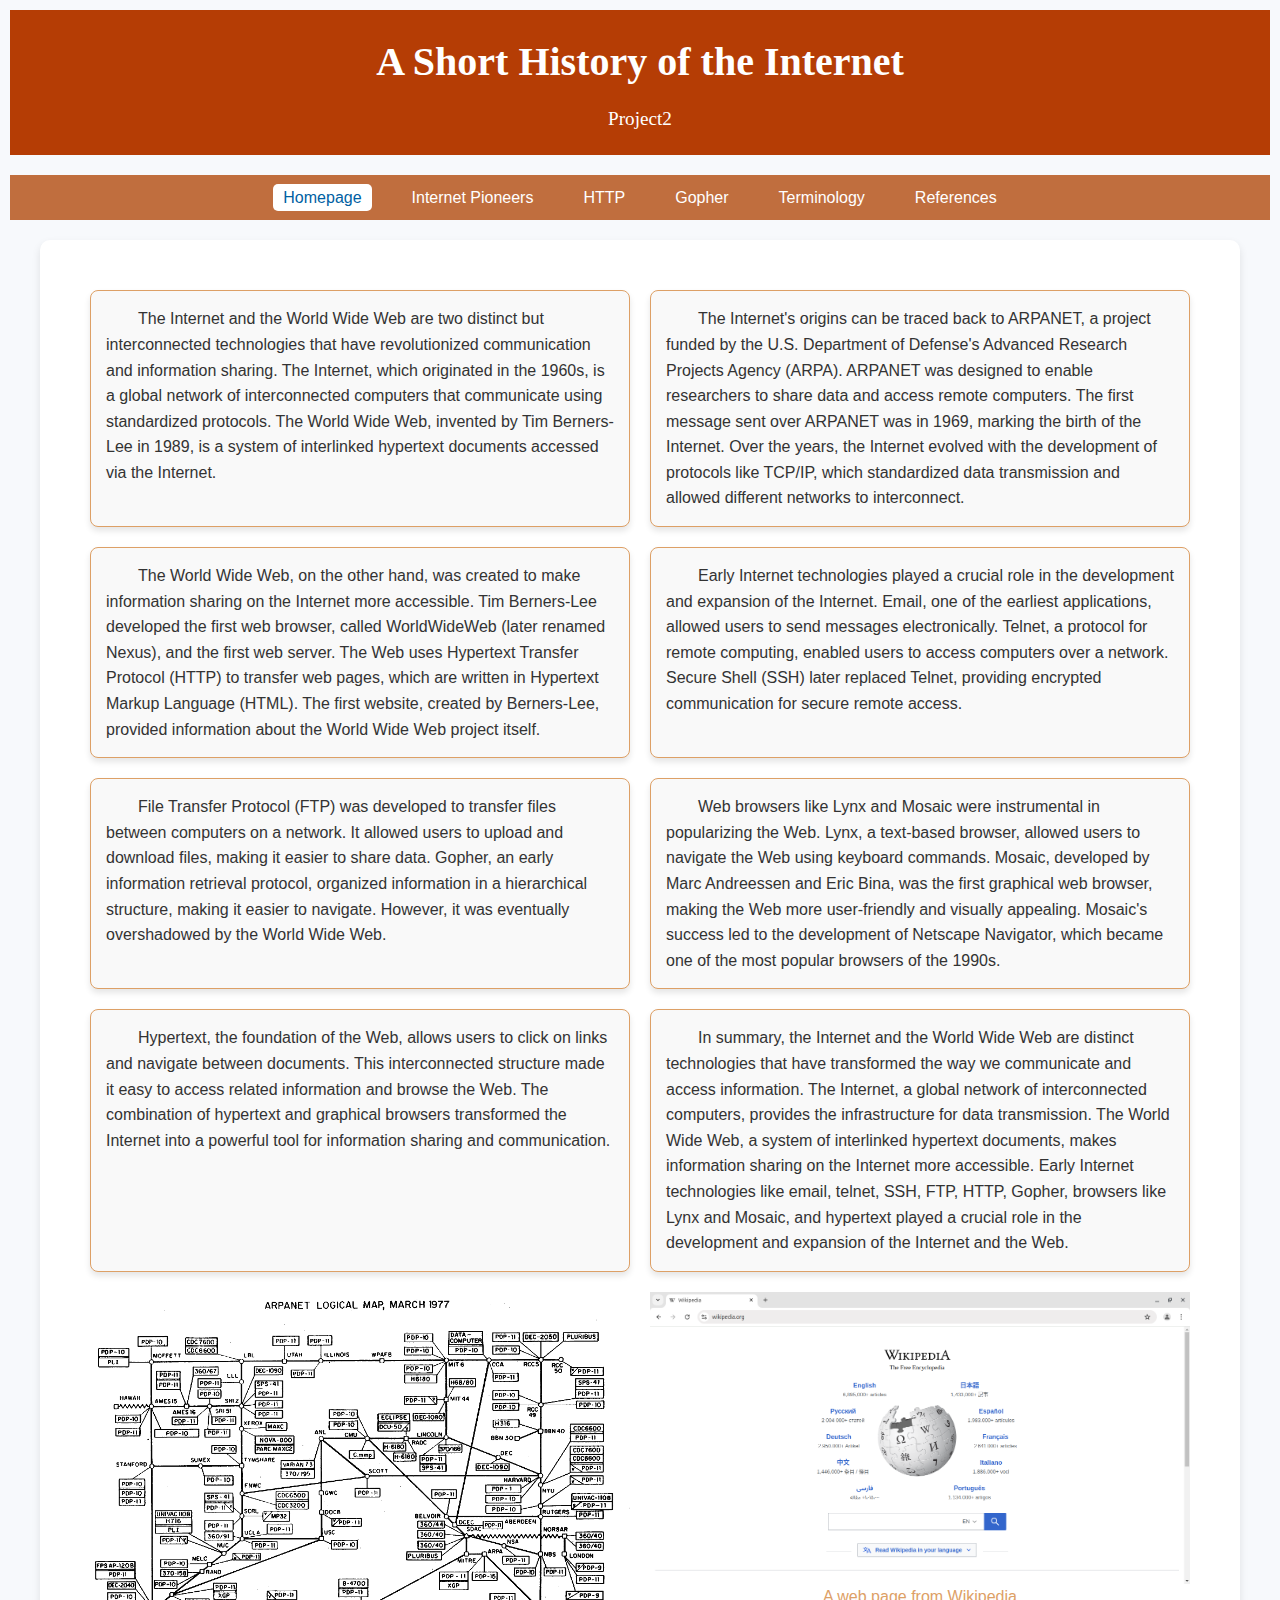
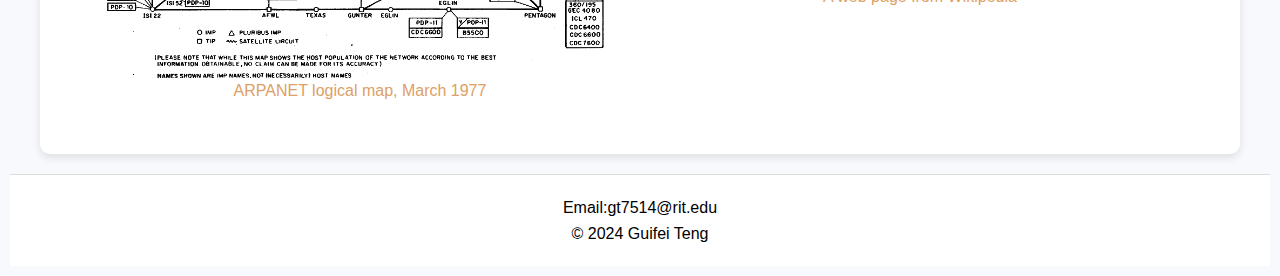
<file: html/index.html>
<!DOCTYPE html>
<html lang="en">

<head>
	<meta charset="UTF-8">
	<title>A Short History of the Internet</title>
	<link rel="stylesheet" href="../css/index.css">
</head>

<body>
	<div id="header">
		<h1>A Short History of the Internet</h1>
		<h2>Project2</h2>
	</div>

	<div id="menu">
		<ul>
			<li class="active"><a href="index.html">Homepage</a></li>
			<li><a href="pioneers.html">Internet Pioneers</a></li>
			<li><a href="http.html">HTTP</a></li>
			<li><a href="gopher.html">Gopher</a></li>
			<li><a href="terminology.html">Terminology</a></li>
			<li><a href="references.html">References</a></li>
		</ul>
	</div>


	<div id="container">
		<div id="primarycontainer">
			<div id="content-grid">
				<div class="content-box-page1">
					<p>The Internet and the World Wide Web are two distinct but interconnected technologies that have
						revolutionized communication and information sharing. The Internet, which originated in the
						1960s,
						is a global network of interconnected computers that communicate using standardized protocols.
						The
						World Wide Web, invented by Tim Berners-Lee in 1989, is a system of interlinked hypertext
						documents
						accessed via the Internet.</p>
				</div>
				<div class="content-box-page1">
					<p>The Internet's origins can be traced back to ARPANET, a project funded by the U.S. Department of
						Defense's Advanced Research Projects Agency (ARPA). ARPANET was designed to enable researchers
						to
						share data and access remote computers. The first message sent over ARPANET was in 1969, marking
						the
						birth of the Internet. Over the years, the Internet evolved with the development of protocols
						like
						TCP/IP, which standardized data transmission and allowed different networks to interconnect.</p>
				</div>
				<div class="content-box-page1">
					<p>The World Wide Web, on the other hand, was created to make information sharing on the Internet
						more
						accessible. Tim Berners-Lee developed the first web browser, called WorldWideWeb (later renamed
						Nexus), and the first web server. The Web uses Hypertext Transfer Protocol (HTTP) to transfer
						web
						pages, which are written in Hypertext Markup Language (HTML). The first website, created by
						Berners-Lee, provided information about the World Wide Web project itself.</p>
				</div>
				<div class="content-box-page1">
					<p>Early Internet technologies played a crucial role in the development and expansion of the
						Internet.
						Email, one of the earliest applications, allowed users to send messages electronically. Telnet,
						a
						protocol for remote computing, enabled users to access computers over a network. Secure Shell
						(SSH)
						later replaced Telnet, providing encrypted communication for secure remote access.</p>
				</div>
				<div class="content-box-page1">
					<p>File Transfer Protocol (FTP) was developed to transfer files between computers on a network. It
						allowed users to upload and download files, making it easier to share data. Gopher, an early
						information retrieval protocol, organized information in a hierarchical structure, making it
						easier
						to navigate. However, it was eventually overshadowed by the World Wide Web.</p>
				</div>
				<div class="content-box-page1">
					<p>Web browsers like Lynx and Mosaic were instrumental in popularizing the Web. Lynx, a text-based
						browser, allowed users to navigate the Web using keyboard commands. Mosaic, developed by Marc
						Andreessen and Eric Bina, was the first graphical web browser, making the Web more user-friendly
						and
						visually appealing. Mosaic's success led to the development of Netscape Navigator, which became
						one
						of the most popular browsers of the 1990s.</p>
				</div>
				<div class="content-box-page1">
					<p>Hypertext, the foundation of the Web, allows users to click on links and navigate between
						documents.
						This interconnected structure made it easy to access related information and browse the Web. The
						combination of hypertext and graphical browsers transformed the Internet into a powerful tool
						for
						information sharing and communication.</p>
				</div>
				<div class="content-box-page1">
					<p>In summary, the Internet and the World Wide Web are distinct technologies that have transformed
						the
						way we communicate and access information. The Internet, a global network of interconnected
						computers, provides the infrastructure for data transmission. The World Wide Web, a system of
						interlinked hypertext documents, makes information sharing on the Internet more accessible.
						Early
						Internet technologies like email, telnet, SSH, FTP, HTTP, Gopher, browsers like Lynx and Mosaic,
						and
						hypertext played a crucial role in the development and expansion of the Internet and the Web.
					</p>
				</div>

				<div class="page1">
					<img src="../media/Arpanet_logical_map,_march_1977.png" alt="ARPANET logical map, March 1977">
					<p>ARPANET logical map, March 1977</p>

				</div>
				<div class="page1">
					<img src="../media/Chrome_on_Linux.png" alt="A web page from Wikipedia">
					<p>A web page from Wikipedia</p>
				</div>
			</div>

		</div>
	</div>

	<footer>
		<p>Email:gt7514@rit.edu</p>
		<p>&copy; 2024 Guifei Teng</p>
	</footer>

</body>

</html>
</file>
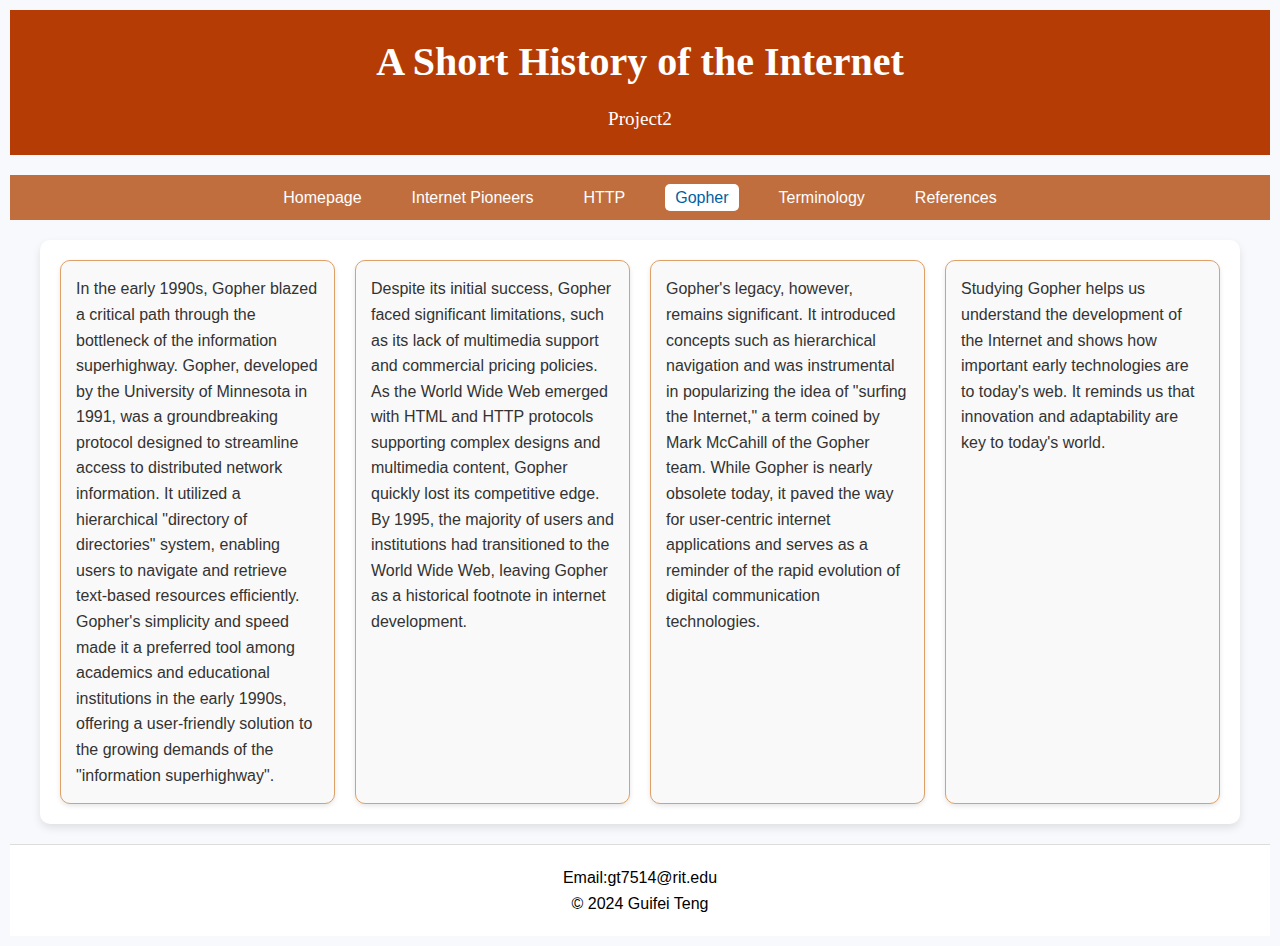
<file: html/gopher.html>
<!DOCTYPE html>
<html lang="en">

<head>
	<meta charset="UTF-8">
	<title>A Short History of the Internet</title>
	<link rel="stylesheet" href="../css/index.css">
</head>

<body>
	<div id="header">
		<h1>A Short History of the Internet</h1>
		<h2>Project2</h2>
	</div>

	<div id="menu">
		<ul>
			<li><a href="index.html">Homepage</a></li>
			<li><a href="pioneers.html">Internet Pioneers</a></li>
			<li><a href="http.html">HTTP</a></li>
			<li class="active"><a href="gopher.html">Gopher</a></li>
			<li><a href="terminology.html">Terminology</a></li>
			<li><a href="references.html">References</a></li>
		</ul>
	</div>

	<div id="container">

		<main id="content-container">
			<div id="info-section">
				<div class="info-box">
					<p>In the early 1990s, Gopher blazed a critical path through the bottleneck of the information
						superhighway. Gopher,
						developed by the University of Minnesota in 1991, was a groundbreaking protocol designed to
						streamline access to
						distributed network information. It utilized a hierarchical "directory of directories" system,
						enabling users to
						navigate and retrieve text-based resources efficiently. Gopher's simplicity and speed made it a
						preferred tool among
						academics and educational institutions in the early 1990s, offering a user-friendly solution to
						the
						growing demands of
						the "information superhighway".</p>
				</div>

				<div class="info-box">
					<p>Despite its initial success, Gopher faced significant limitations, such as its lack of multimedia
						support and commercial
						pricing policies. As the World Wide Web emerged with HTML and HTTP protocols supporting complex
						designs and multimedia
						content, Gopher quickly lost its competitive edge. By 1995, the majority of users and
						institutions
						had transitioned to
						the World Wide Web, leaving Gopher as a historical footnote in internet development.</p>
				</div>

				<div class="info-box">
					<p>Gopher's legacy, however, remains significant. It introduced concepts such as hierarchical
						navigation
						and was
						instrumental in popularizing the idea of "surfing the Internet," a term coined by Mark McCahill
						of
						the Gopher team.
						While Gopher is nearly obsolete today, it paved the way for user-centric internet applications
						and
						serves as a reminder
						of the rapid evolution of digital communication technologies.</p>
				</div>

				<div class="info-box">
					<p>Studying Gopher helps us understand the development of the Internet and shows how important early
						technologies are to
						today's web. It reminds us that innovation and adaptability are key to today's world.</p>
				</div>

			</div>
		</main>

	</div>

	<footer>
		<p>Email:gt7514@rit.edu</p>
		<p>&copy; 2024 Guifei Teng</p>
	</footer>

</body>

</html>
</file>
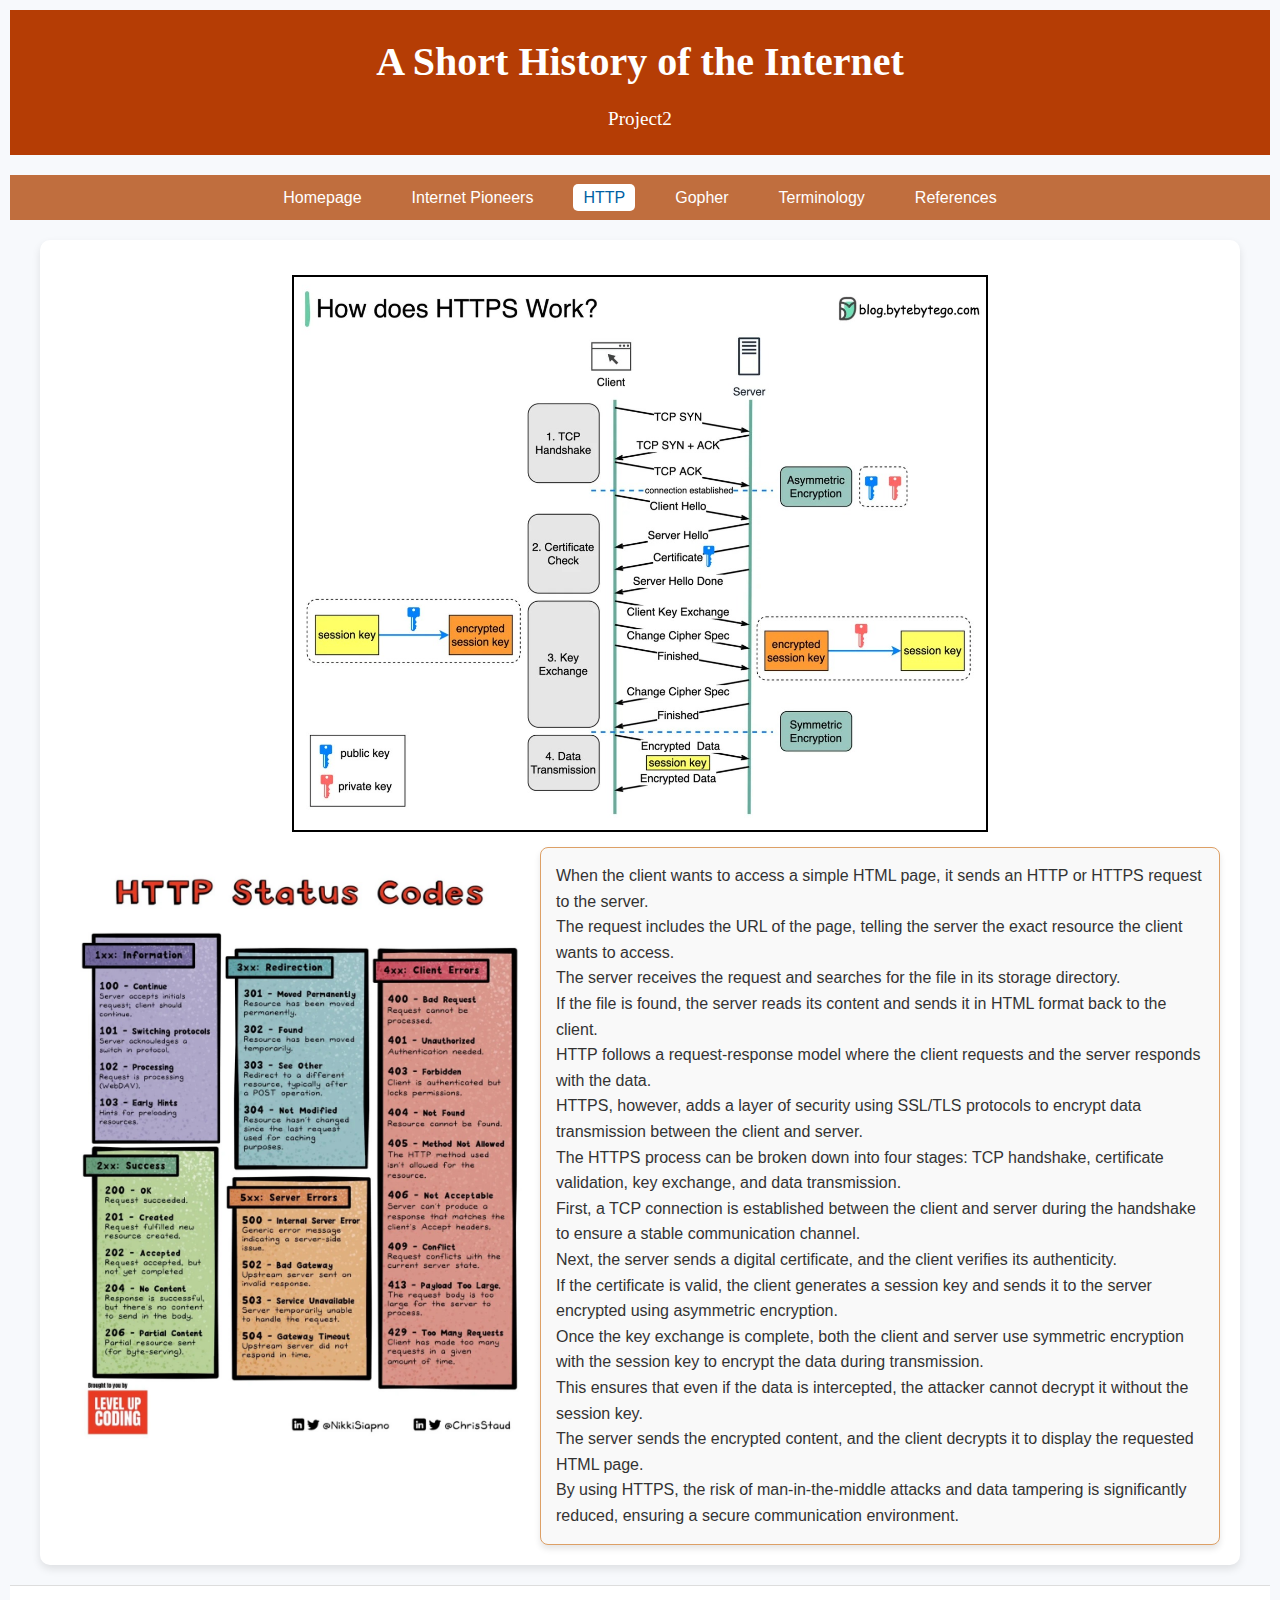
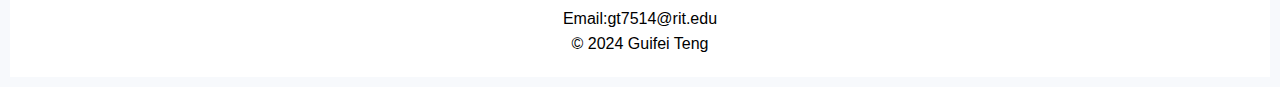
<file: html/http.html>
<!DOCTYPE html>
<html lang="en">

<head>
	<meta charset="UTF-8">
	<title>A Short History of the Internet</title>
	<link rel="stylesheet" href="../css/index.css">
</head>

<body>
	<div id="header">
		<h1>A Short History of the Internet</h1>
		<h2>Project2</h2>
	</div>

	<div id="menu">
		<ul>
			<li><a href="index.html">Homepage</a></li>
			<li><a href="pioneers.html">Internet Pioneers</a></li>
			<li class="active"><a href="http.html">HTTP</a></li>
			<li><a href="gopher.html">Gopher</a></li>
			<li><a href="terminology.html">Terminology</a></li>
			<li><a href="references.html">References</a></li>
		</ul>
	</div>
	<div id="container">
		<div id="primarycontainer">
			<div id="primarycontent">

				<div class="image-container full-width">
					<img src="../media/How-does-HTTPS-work.jpg" alt="How HTTPS Works">
				</div>

				<div class="flex-container">
					<div class="image-container vertical">
						<img src="../media/HTTP-Status-Codes.jpg" alt="HTTP-Status-Codes">
					</div>

					<div class="content-box">
						<p>When the client wants to access a simple HTML page, it sends an HTTP or HTTPS request to the
							server.
						</p>
						<p>The request includes the URL of the page, telling the server the exact resource the client
							wants to
							access.</p>
						<p>The server receives the request and searches for the file in its storage directory.</p>
						<p>If the file is found, the server reads its content and sends it in HTML format back to the
							client.
						</p>
						<p>HTTP follows a request-response model where the client requests and the server responds with
							the
							data.
						</p>
						<p>HTTPS, however, adds a layer of security using SSL/TLS protocols to encrypt data transmission
							between
							the
							client and server.</p>
						<p>The HTTPS process can be broken down into four stages: TCP handshake, certificate validation,
							key
							exchange, and data transmission.</p>
						<p>First, a TCP connection is established between the client and server during the handshake to
							ensure a
							stable communication channel.</p>
						<p>Next, the server sends a digital certificate, and the client verifies its authenticity.</p>
						<p>If the certificate is valid, the client generates a session key and sends it to the server
							encrypted
							using asymmetric encryption.</p>
						<p>Once the key exchange is complete, both the client and server use symmetric encryption with
							the
							session
							key to encrypt the data during transmission.</p>
						<p>This ensures that even if the data is intercepted, the attacker cannot decrypt it without the
							session
							key.</p>
						<p>The server sends the encrypted content, and the client decrypts it to display the requested
							HTML
							page.
						</p>
						<p>By using HTTPS, the risk of man-in-the-middle attacks and data tampering is significantly
							reduced,
							ensuring a secure communication environment.</p>
					</div>

				</div>
			</div>
		</div>
	</div>

	<footer>
		<p>Email:gt7514@rit.edu</p>
		<p>&copy; 2024 Guifei Teng</p>
	</footer>
</body>

</html>
</file>
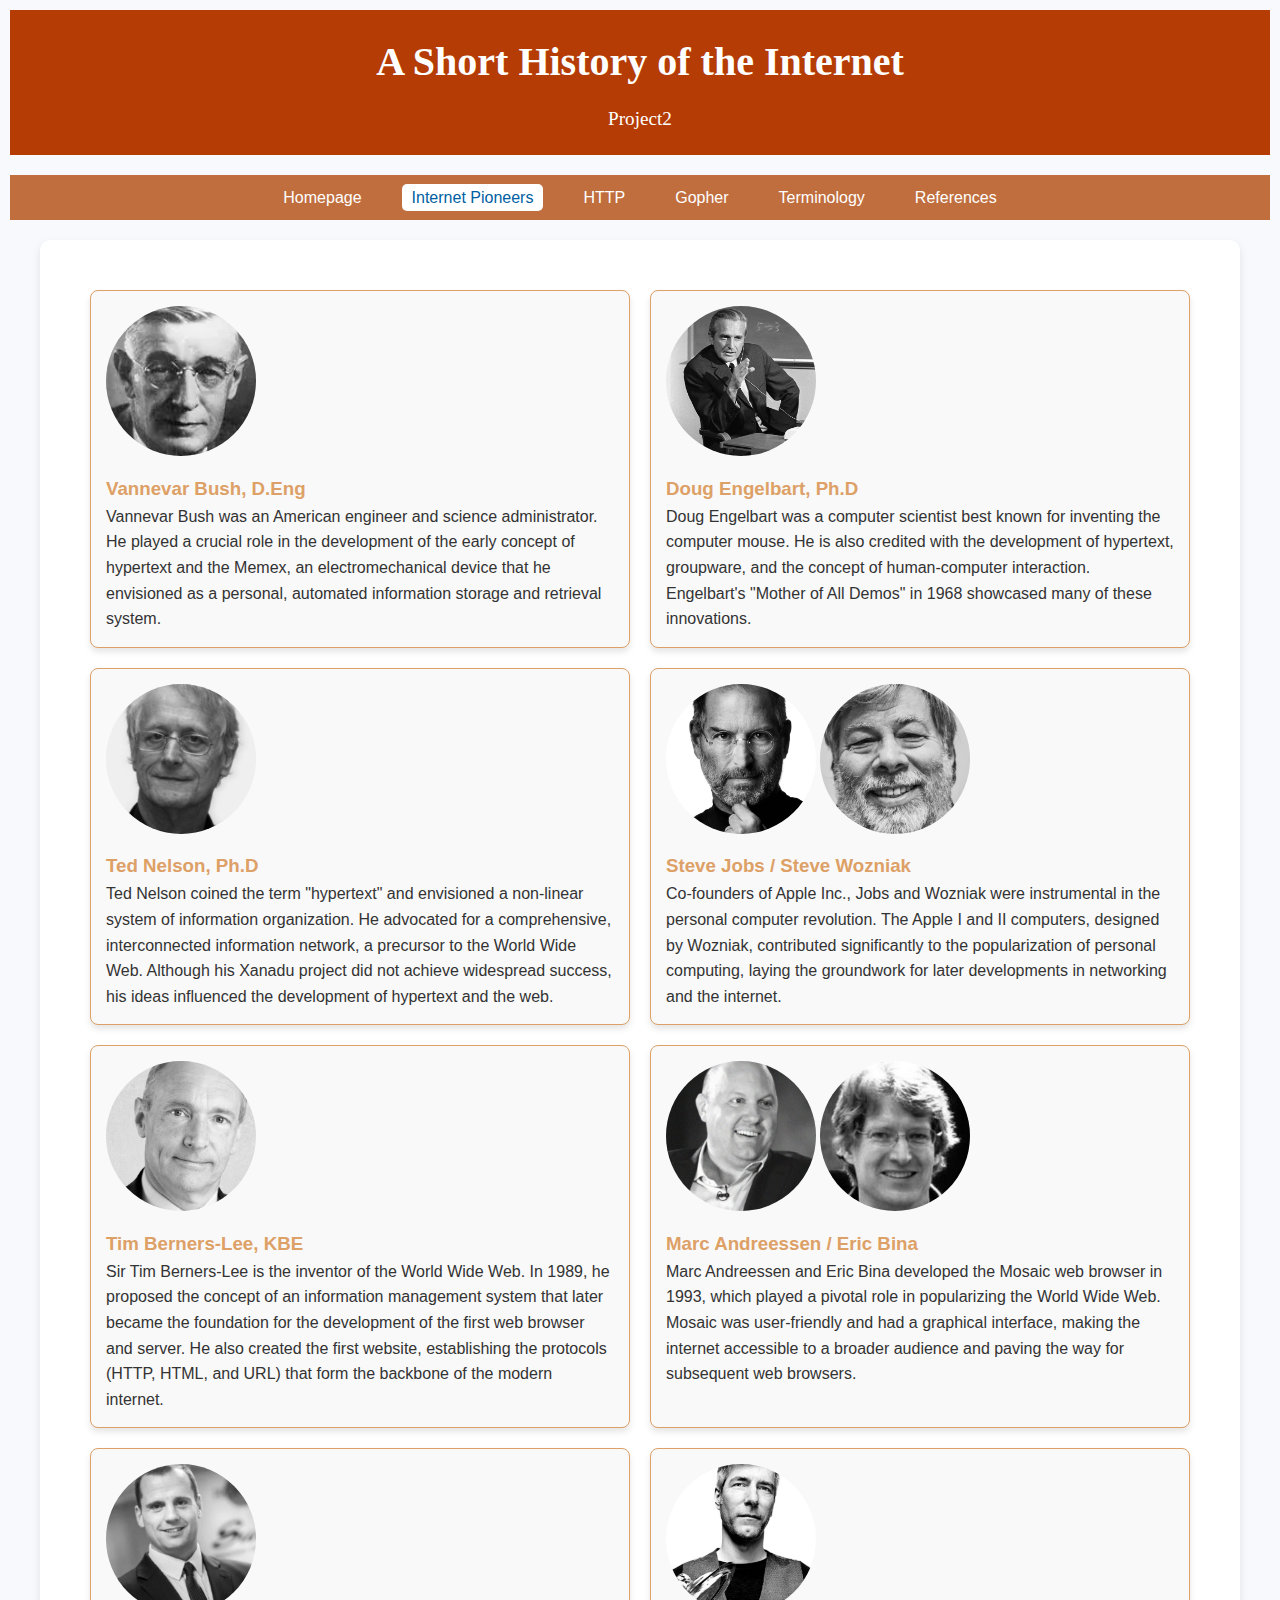
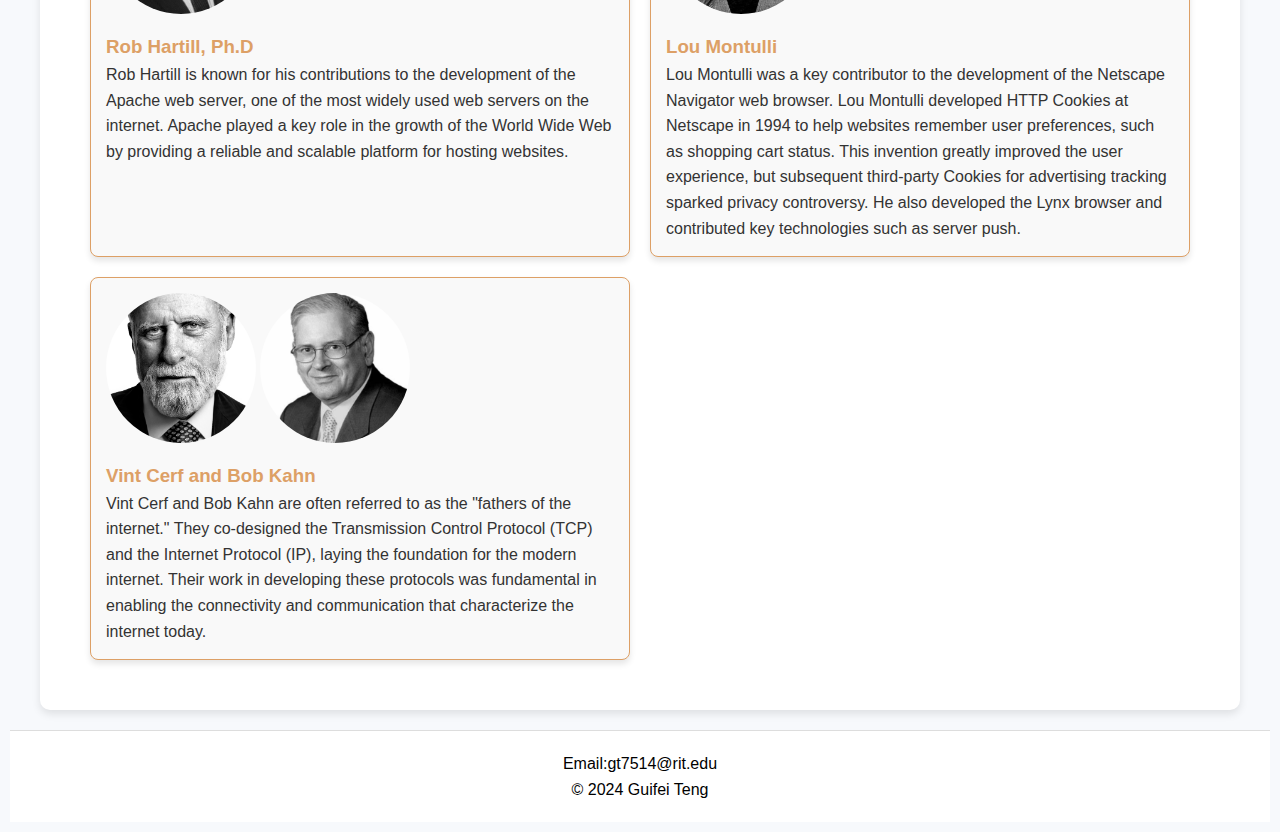
<file: html/pioneers.html>
<!DOCTYPE html>
<html lang="en">

<head>
    <meta charset="UTF-8">
    <title>A Short History of the Internet</title>
    <link rel="stylesheet" href="../css/index.css">
</head>

<body>
    <div id="header">
        <h1>A Short History of the Internet</h1>
        <h2>Project2</h2>
    </div>

    <div id="menu">
        <ul>
            <li><a href="index.html">Homepage</a></li>
            <li class="active"><a href="pioneers.html">Internet Pioneers</a></li>
            <li><a href="http.html">HTTP</a></li>
            <li><a href="gopher.html">Gopher</a></li>
            <li><a href="terminology.html">Terminology</a></li>
            <li><a href="references.html">References</a></li>
        </ul>
    </div>

    <div id="container">

        <div id="page2-i">

            <div id="content-grid">
                <div class="content-box"><img src="../media/VannevarBush.png" alt="Vannevar Bush">
                    <h3>Vannevar Bush, D.Eng</h3>
                    <p>Vannevar Bush was an American engineer and science administrator. He played a crucial role in the
                        development of the early concept of hypertext and the Memex, an electromechanical device that he
                        envisioned as a personal, automated information storage and retrieval system.</p>
                </div>


                <div class="content-box"><img src="../media/DougEnglebart.png" alt="Doug Engelbart, Ph.D">
                    <h3>Doug Engelbart, Ph.D</h3>
                    <p>Doug Engelbart was a computer scientist best known for inventing the computer mouse. He is also
                        credited with the development of hypertext, groupware, and the concept of human-computer
                        interaction. Engelbart's "Mother of All Demos" in 1968 showcased many of these innovations.</p>
                </div>

                <div class="content-box"><img src="../media/TedNelson.png" alt="Ted Nelson, Ph.D">
                    <h3>Ted Nelson, Ph.D</h3>
                    <p>Ted Nelson coined the term "hypertext" and envisioned a non-linear system of information
                        organization. He advocated for a comprehensive, interconnected information network, a precursor
                        to
                        the World Wide Web. Although his Xanadu project did not achieve widespread success, his ideas
                        influenced the development of hypertext and the web.</p>
                </div>


                <div class="content-box"><img src="../media/SteveJobs.png" alt="Steve Jobs">
                    <img src="../media/SteveWozniak.png" alt="Steve Wozniak">
                    <h3>Steve Jobs / Steve Wozniak</h3>
                    <p>Co-founders of Apple Inc., Jobs and Wozniak were instrumental in the personal computer
                        revolution.
                        The Apple I and II computers, designed by Wozniak, contributed significantly to the
                        popularization
                        of personal computing, laying the groundwork for later developments in networking and the
                        internet.
                    </p>
                </div>


                <div class="content-box"><img src="../media/TimBernersLee.png" alt="Tim Berners-Lee, KBE">
                    <h3>Tim Berners-Lee, KBE</h3>
                    <p>Sir Tim Berners-Lee is the inventor of the World Wide Web. In 1989, he proposed the concept of an
                        information management system that later became the foundation for the development of the first
                        web
                        browser and server. He also created the first website, establishing the protocols (HTTP, HTML,
                        and
                        URL) that form the backbone of the modern internet.</p>
                </div>

                <div class="content-box"><img src="../media/MarcAndreessen.png" alt="Marc Andreessen">
                    <img src="../media/EricBina.png" alt="Eric Bina">
                    <h3>Marc Andreessen / Eric Bina</h3>
                    <p>Marc Andreessen and Eric Bina developed the Mosaic web browser in 1993, which played a pivotal
                        role
                        in popularizing the World Wide Web. Mosaic was user-friendly and had a graphical interface,
                        making
                        the internet accessible to a broader audience and paving the way for subsequent web browsers.
                    </p>
                </div>

                <div class="content-box"><img src="../media/RobHartill.png" alt="Rob Hartill, Ph.D">
                    <h3>Rob Hartill, Ph.D</h3>
                    <p>Rob Hartill is known for his contributions to the development of the Apache web server, one of
                        the
                        most widely used web servers on the internet. Apache played a key role in the growth of the
                        World
                        Wide Web by providing a reliable and scalable platform for hosting websites.</p>
                </div>

                <div class="content-box"><img src="../media/LouMontulli.png" alt="Lou Montulli">
                    <h3>Lou Montulli</h3>
                    <p>Lou Montulli was a key contributor to the development of the Netscape Navigator web browser. Lou
                        Montulli developed HTTP Cookies at Netscape in 1994 to help websites remember user preferences,
                        such as shopping
                        cart status. This invention greatly improved the user experience, but subsequent third-party
                        Cookies for advertising
                        tracking sparked privacy controversy. He also developed the Lynx browser and contributed key
                        technologies such as server
                        push.</p>
                </div>


                <div class="content-box"><img src="../media/VintCerf.png" alt="Vint Cerf">
                    <img src="../media/BobKahn.png" alt="Bob Kahn">
                    <h3>Vint Cerf and Bob Kahn</h3>
                    <p>Vint Cerf and Bob Kahn are often referred to as the "fathers of the internet." They co-designed
                        the
                        Transmission Control Protocol (TCP) and the Internet Protocol (IP), laying the foundation for
                        the
                        modern internet. Their work in developing these protocols was fundamental in enabling the
                        connectivity and communication that characterize the internet today.</p>
                </div>

            </div>
        </div>
    </div>

    <footer>
        <p>Email:gt7514@rit.edu</p>
        <p>&copy; 2024 Guifei Teng</p>
    </footer>
</body>

</html>
</file>
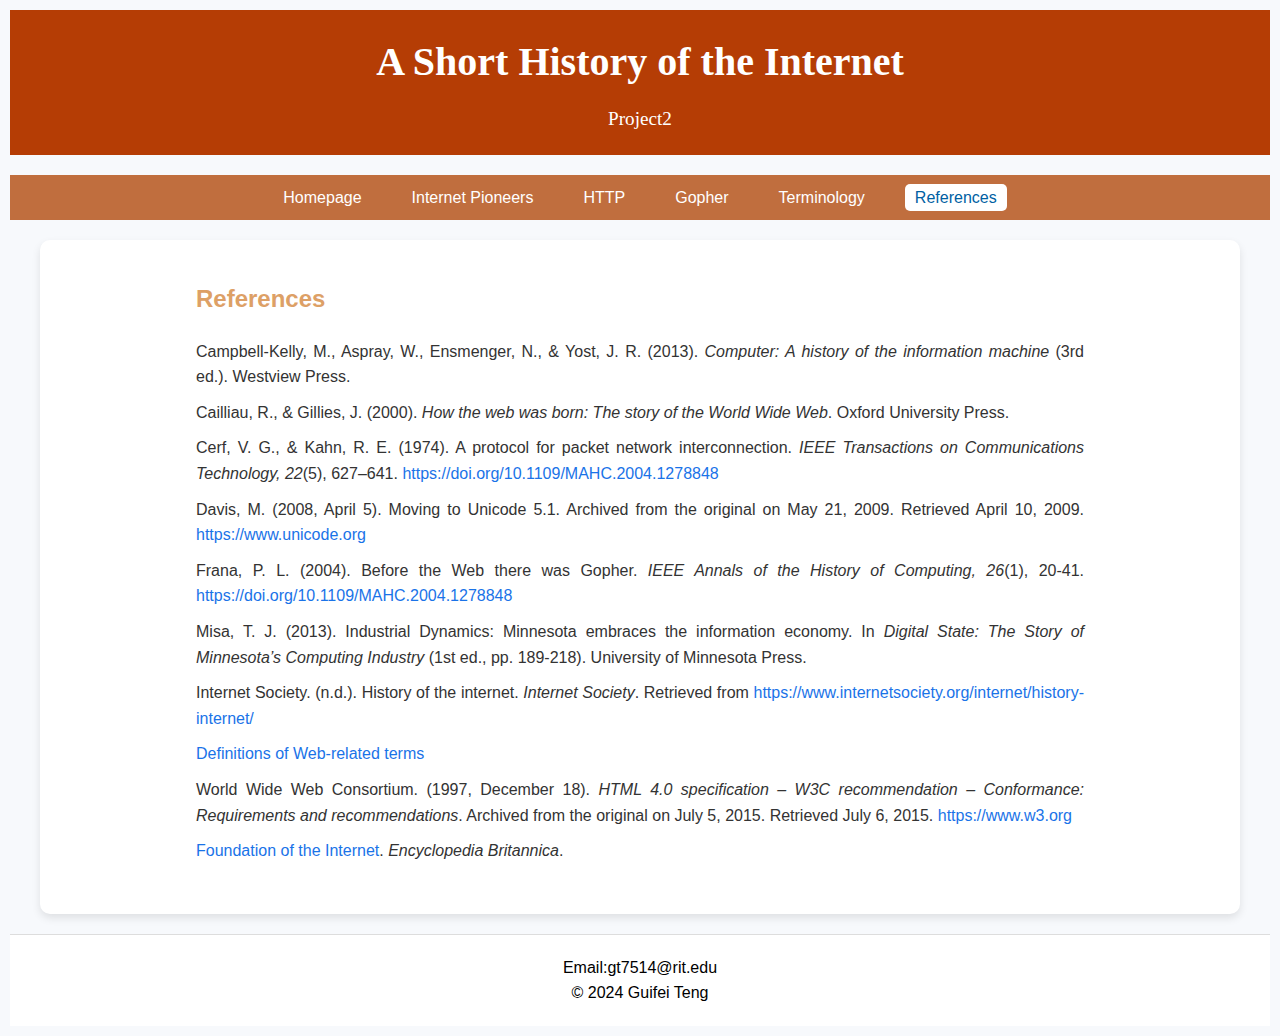
<file: html/references.html>
<!DOCTYPE html>
<html lang="en">

<head>
   <meta charset="UTF-8">
   <title>A Short History of the Internet</title>
   <link rel="stylesheet" href="../css/index.css">
</head>

<body>
   <div id="header">
      <h1>A Short History of the Internet</h1>
      <h2>Project2</h2>
   </div>

   <div id="menu">
      <ul>
         <li><a href="index.html">Homepage</a></li>
         <li><a href="pioneers.html">Internet Pioneers</a></li>
         <li><a href="http.html">HTTP</a></li>
         <li><a href="gopher.html">Gopher</a></li>
         <li><a href="terminology.html">Terminology</a></li>
         <li class="active"><a href="references.html">References</a></li>
      </ul>
   </div>

   <div id="container">
      <div class="references">
         <h2>References</h2>

         <ul>
            <li>Campbell-Kelly, M., Aspray, W., Ensmenger, N., & Yost, J. R. (2013). <i>Computer: A history of the
                  information
                  machine</i> (3rd ed.). Westview Press.</li>
            <li>Cailliau, R., & Gillies, J. (2000). <i>How the web was born: The story of the World Wide Web</i>. Oxford
               University Press.</li>
            <li>Cerf, V. G., & Kahn, R. E. (1974). A protocol for packet network interconnection. <i>IEEE Transactions
                  on
                  Communications Technology, 22</i>(5), 627–641. <a href="https://doi.org/10.1109/MAHC.2004.1278848"
                  target="_blank">https://doi.org/10.1109/MAHC.2004.1278848</a></li>
            <li>Davis, M. (2008, April 5). Moving to Unicode 5.1. Archived from the original on May 21, 2009. Retrieved
               April
               10, 2009. <a href="https://www.unicode.org" target="_blank">https://www.unicode.org</a></li>
            <li>Frana, P. L. (2004). Before the Web there was Gopher. <i>IEEE Annals of the History of Computing,
                  26</i>(1),
               20-41. <a href="https://doi.org/10.1109/MAHC.2004.1278848"
                  target="_blank">https://doi.org/10.1109/MAHC.2004.1278848</a></li>
            <li>Misa, T. J. (2013). Industrial Dynamics: Minnesota embraces the information economy. In <i>Digital
                  State:
                  The
                  Story of Minnesota’s Computing Industry</i> (1st ed., pp. 189-218). University of Minnesota Press.
            </li>
            <li>Internet Society. (n.d.). History of the internet. <i>Internet Society</i>. Retrieved from <a
                  href="https://www.internetsociety.org/internet/history-internet/"
                  target="_blank">https://www.internetsociety.org/internet/history-internet/</a></li>
            <li><a href="https://developer.mozilla.org/en-US/docs/Glossary" target="_blank">Definitions of Web-related
                  terms</a></li>
            <li>World Wide Web Consortium. (1997, December 18). <i>HTML 4.0 specification – W3C recommendation –
                  Conformance:
                  Requirements and recommendations</i>. Archived from the original on July 5, 2015. Retrieved July 6,
               2015.
               <a href="https://www.w3.org" target="_blank">https://www.w3.org</a>
            </li>
            <li><a href="https://www.britannica.com/technology/Internet/Foundation-of-the-Internet"
                  target="_blank">Foundation
                  of the Internet</a>. <i>Encyclopedia Britannica</i>.</li>
         </ul>
      </div>

   </div>

   <footer>
      <p>Email:gt7514@rit.edu</p>
      <p>&copy; 2024 Guifei Teng</p>
   </footer>

</body>

</html>
</file>
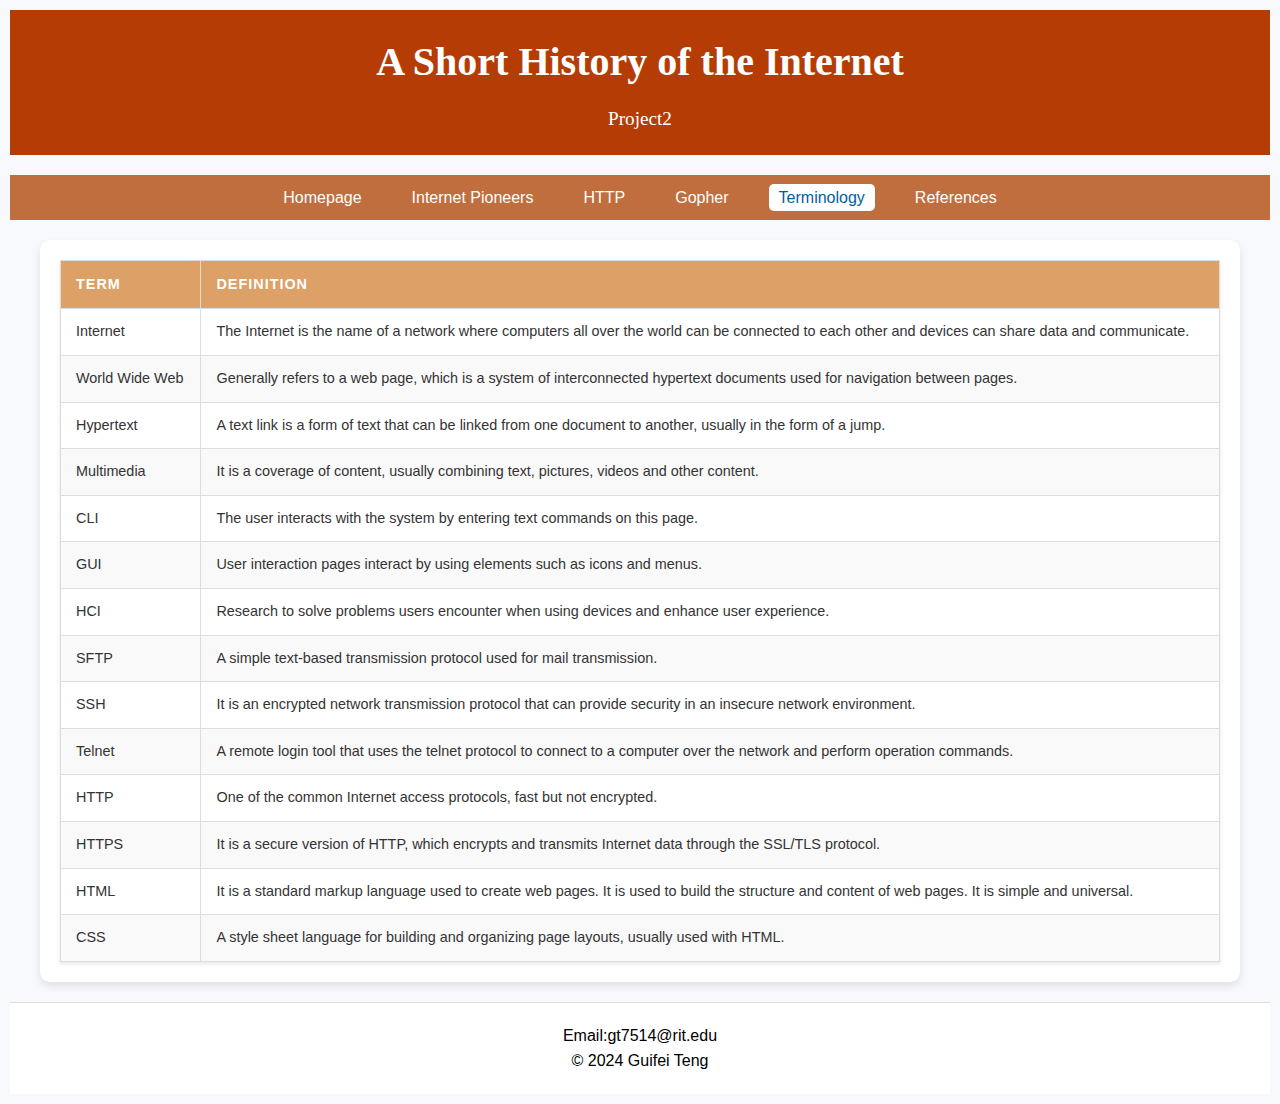
<file: html/terminology.html>
<!DOCTYPE html>
<html lang="en">

<head>
	<meta charset="UTF-8">
	<title>A Short History of the Internet</title>
	<link rel="stylesheet" href="../css/index.css">
</head>

<body>
	<div id="header">
		<h1>A Short History of the Internet</h1>
		<h2>Project2</h2>
	</div>

	<div id="menu">
		<ul>
			<li><a href="index.html">Homepage</a></li>
			<li><a href="pioneers.html">Internet Pioneers</a></li>
			<li><a href="http.html">HTTP</a></li>
			<li><a href="gopher.html">Gopher</a></li>
			<li class="active"><a href="terminology.html">Terminology</a></li>
			<li><a href="references.html">References</a></li>
		</ul>
	</div>



	<div id="container">
		<table id="terminology-table">

			<thead>
				<tr>
					<th>Term</th>
					<th>Definition</th>
				</tr>
			</thead>

			<tbody>
				<tr>
					<td>Internet</td>
					<td>The Internet is the name of a network where computers all over the world can be connected to
						each other and devices can
						share data and communicate.</td>
				</tr>
				<tr>
					<td>World Wide Web</td>
					<td>Generally refers to a web page, which is a system of interconnected hypertext documents used for
						navigation between
						pages.</td>
				</tr>
				<tr>
					<td>Hypertext</td>
					<td>A text link is a form of text that can be linked from one document to another, usually in the
						form of a jump.</td>
				</tr>
				<tr>
					<td>Multimedia</td>
					<td>It is a coverage of content, usually combining text, pictures, videos and other content.</td>
				</tr>
				<tr>
					<td>CLI</td>
					<td>The user interacts with the system by entering text commands on this page.
					</td>
				</tr>
				<tr>
					<td>GUI</td>
					<td>User interaction pages interact by using elements such as icons and menus.
					</td>
				</tr>
				<tr>
					<td>HCI</td>
					<td>Research to solve problems users encounter when using devices and enhance user experience.</td>
				</tr>
				<tr>
					<td>SFTP</td>
					<td>A simple text-based transmission protocol used for mail transmission.</td>
				</tr>
				<tr>
					<td>SSH</td>
					<td>It is an encrypted network transmission protocol that can provide security in an insecure
						network environment.
					</td>
				</tr>
				<tr>
					<td>Telnet</td>
					<td>A remote login tool that uses the telnet protocol to connect to a computer over the network and
						perform operation commands.
					</td>
				</tr>
				<tr>
					<td>HTTP</td>
					<td>One of the common Internet access protocols, fast but not encrypted.</td>
				</tr>
				<tr>
					<td>HTTPS</td>
					<td>It is a secure version of HTTP, which encrypts and transmits Internet data through the SSL/TLS
						protocol.</td>
				</tr>
				<tr>
					<td>HTML</td>
					<td>It is a standard markup language used to create web pages. It is used to build the structure and
						content of web pages.
						It is simple and universal.</td>
				</tr>
				<tr>
					<td>CSS</td>
					<td>A style sheet language for building and organizing page layouts, usually used with HTML.</td>
				</tr>
			</tbody>

		</table>

	</div>

	<footer>
		<p>Email:gt7514@rit.edu</p>
		<p>&copy; 2024 Guifei Teng</p>
	</footer>

</body>

</html>
</file>
<file: css/index.css>
* {
	margin: 0;
	padding: 0;
	box-sizing: border-box;
}

body {
	font-family: 'Arial', sans-serif;
	line-height: 1.6;
	background-color: #f7f9fc;
	color: #333;
	padding: 10px;
}


#header {
	background-color: #b53d05;
	color: white;
	font-family: 'JetBrains Mono', JejuHallasan, 'Judson', Kadwa, 'Lucida Sans';
	text-align: center;
	padding: 20px 0;
	margin-bottom: 20px;
}

#header h1 {
	font-size: 2.5rem;
	margin-bottom: 10px;
}

#header h2 {
	font-size: 1.2rem;
	font-weight: 400;
}


#menu ul {
	list-style: none;
	display: flex;
	justify-content: center;
	background-color: #c06e3e;

	padding: 10px 0;
}

#menu ul li {
	margin: 0 15px;
}

#menu ul li a {
	color: white;
	text-decoration: none;
	font-size: 1rem;
	padding: 5px 10px;
	transition: background-color 0.3s ease, color 0.3s ease;
}

#menu ul li a:hover {
	background-color: white;
	color: #005fa3;
	border-radius: 5px;
}

#menu ul .active a {
	background-color: white;
	color: #005fa3;
	border-radius: 5px;
}

/* main */
#container {
	max-width: 1200px;
	margin: 20px auto;
	padding: 20px;
	background: white;
	box-shadow: 0 4px 8px rgba(0, 0, 0, 0.1);
	border-radius: 10px;
}


/* page1 */
#content-grid {
	display: grid;
	grid-template-columns: repeat(2, 1fr);
	gap: 20px;
	margin: 20px;
	max-width: 1200px;
	padding: 10px;
}

.page1 img {
	display: block;
	margin: 0 auto;
	width: 100%;
	height: auto;
}

.page1 p {
	text-align: center;
	color: #dda066;
}

/* page2 */
/* #content-grid {
	display: grid;
	grid-template-columns: repeat(2, 1fr);
	gap: 20px;
	margin: 20px;
} */
.content-box-page1 {
	text-indent: 2em;
	background: #f9f9f9;
	border: 1px solid #dda066;
	border-radius: 8px;
	padding: 15px;
	text-align: left;
	box-shadow: 0 4px 6px rgba(0, 0, 0, 0.1);
}

.content-box {
	background: #f9f9f9;
	border: 1px solid #dda066;
	border-radius: 8px;
	padding: 15px;
	text-align: left;
	box-shadow: 0 4px 6px rgba(0, 0, 0, 0.1);
}


.content-box h3 {
	color: #dda066;
}


#page2-i img {
	width: 150px;
	height: 150px;
	object-fit: cover;
	border-radius: 50%;
	margin-bottom: 10px;
}

/* page3 */
.image-container.full-width img {
	width: 60%;
	border: 2px solid black;
	height: auto;
	display: block;
	margin: 15px auto;

}

.image-container.vertical img {
	width: 450px;
	height: auto;
	object-fit: contain;
	margin: 15px;
}

.flex-container {
	display: flex;
	flex-direction: row;
	align-items: flex-start;
	justify-content: flex-start;
	/* margin-top: 20px; */
}

.text-container {
	flex: 1;
	margin: 20px;
}


/* page4 */
#info-section {
	display: flex;
	gap: 20px;
	justify-content: space-between;
	align-items: stretch;
}

.info-box {
	flex: 1;
	background-color: #f9f9f9;
	padding: 15px;
	border: 1px solid #dda066;
	border-radius: 10px;
	box-shadow: 0 2px 5px rgba(0, 0, 0, 0.1);
}


/* page 5 */
#terminology-table {
	width: 100%;
	border-collapse: collapse;
	margin: 0 auto;
	background-color: #fff;
	box-shadow: 0px 2px 4px rgba(0, 0, 0, 0.1);
}

#terminology-table thead {
	background-color: #dda066;
	color: #fff;
}

#terminology-table th,
#terminology-table td {
	padding: 12px 15px;
	border: 1px solid #ddd;
	text-align: left;
}

#terminology-table tbody tr:nth-child(even) {
	background-color: #f9f9f9;
}

#terminology-table tbody tr:hover {
	background-color: #f1f1f1;
}

#terminology-table th {
	text-transform: uppercase;
	font-size: 0.9rem;
	letter-spacing: 1px;
}

#terminology-table td {
	font-size: 0.9rem;
	line-height: 1.5;
}


/* page6 */
.references {
	font-family: Arial, sans-serif;
	line-height: 1.6;
	padding: 20px;
	margin: 0 auto;
	width: 80%;
}

.references h2 {
	color: #dda066;
	padding-bottom: 20px;
}

.references ul {
	list-style-type: none;
	padding-left: 0;
}

.references li {
	margin-bottom: 10px;
	text-align: justify;
}

.references a {
	color: #1a73e8;
	text-decoration: none;
}

.references a:hover {
	text-decoration: underline;
}


footer {
	text-align: center;
	margin-top: 20px;
	padding: 20px;
	border-top: 1px solid rgb(221, 221, 221);
	/* border-radius: 15px; */
	background-color: rgb(255, 255, 255);
	color: rgb(0, 0, 0);
}


@media (max-width: 768px) {
	#menu ul {
		flex-direction: column;
		align-items: center;
	}

	#menu ul li {
		margin: 5px 0;
	}

	#header h1 {
		font-size: 2rem;
	}

	#header h2 {
		font-size: 1rem;
	}

	#container {
		padding: 10px;
	}

	#content-grid {
		grid-template-columns: repeat(2, 1fr);
	}

}
</file>
